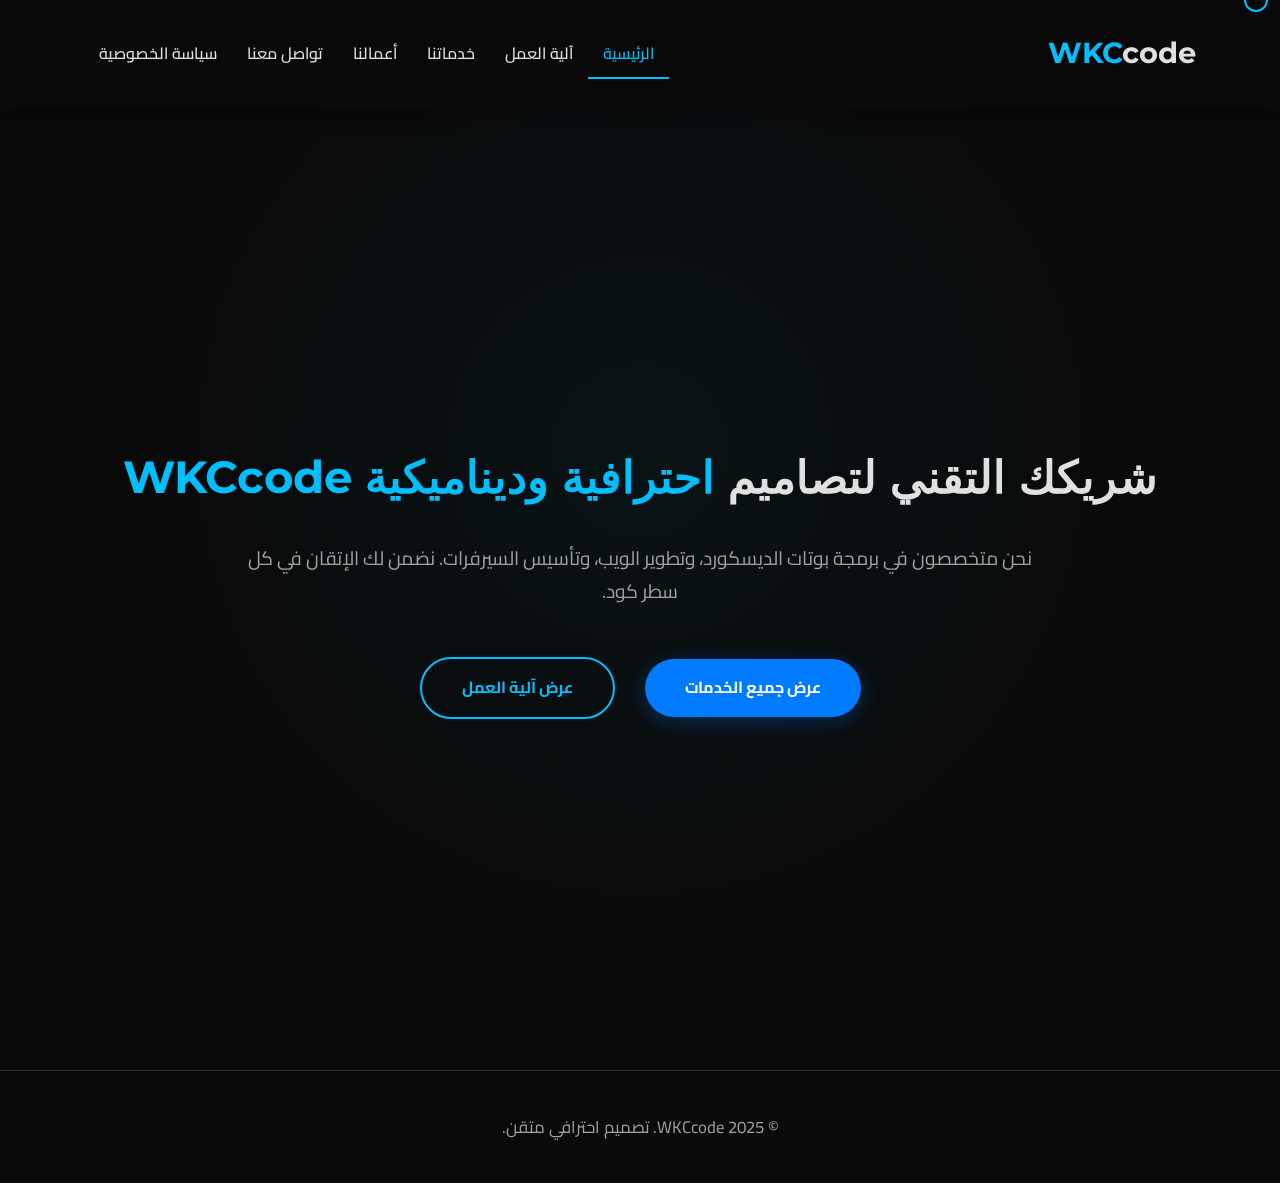
<file: index.html>
<!DOCTYPE html>
<html lang="ar" dir="rtl">
<head>
    <meta charset="UTF-8">
    <meta name="viewport" content="width=device-width, initial-scale=1.0">
    <meta name="google-site-verification" content="google72892d3f863de58b" />
    <meta name="description" content="WKCcode - خدمات برمجية احترافية في برمجة بوتات الديسكورد وتطوير الويب وتأسيس السيرفرات. اطلب كود نظيف ومتقن الآن.">
    <meta name="keywords" content="بوتات ديسكورد, تطوير ويب, برمجة, سيرفرات ديسكورد, خدمات برمجية, WKCcode">
    
    <title>WKCcode - خدمات برمجية احترافية</title>
    <link rel="stylesheet" href="style.css">
    <style>
        /* إضافة تنسيق للزر الثانوي ولتجميع الأزرار */
        .btn-secondary {
            display: inline-block;
            color: var(--primary-blue) !important;
            border: 2px solid var(--primary-blue); 
            background: transparent;
            padding: 15px 40px; 
            border-radius: 50px; 
            transition: all 0.4s ease; 
            text-decoration: none;
            font-weight: 700;
            cursor: none; 
            /* إزالة المسافة الأفقية من هذا الزر نفسه، سيتم إدارتها بواسطة btn-group */
        }
        .btn-secondary:hover {
            background-color: rgba(0, 191, 255, 0.1); 
        }

        /* تنسيق لتجميع الأزرار معاً */
        .btn-group {
            display: flex;
            justify-content: center;
            align-items: center;
            flex-wrap: wrap; /* للسماح للزر بالانتقال لسطر جديد في الشاشات الصغيرة */
            margin-top: 20px;
        }
        .btn-group .btn-primary {
            margin: 10px 15px; /* إضافة مسافة بين الزرين */
        }
        .btn-group .btn-secondary {
            margin: 10px 15px; /* إضافة مسافة بين الزرين */
        }
        
        /* تعديل التجاوب للأزرار لضمان أن تبقى مرئية في شاشات الجوال */
        @media (max-width: 768px) {
            .btn-group {
                flex-direction: column; /* جعل الأزرار تأتي فوق بعضها في الجوال */
            }
            .btn-group .btn-primary, .btn-group .btn-secondary {
                width: 100%;
                margin: 10px 0;
            }
        }
    </style>
</head>
<body>

    <div id="custom-cursor"></div>
    <div id="dynamic-background"></div>

    <header>
        <nav class="container">
            <h1><span style="color: var(--primary-blue);">WKC</span>code</h1>
            <ul>
                <li><a href="index.html" class="active">الرئيسية</a></li>
                <li><a href="how_it_works.html">آلية العمل</a></li>
                <li><a href="services.html">خدماتنا</a></li>
                <li><a href="portfolio.html">أعمالنا</a></li>
                <li><a href="contact.html">تواصل معنا</a></li>
                <li><a href="privacy.html">سياسة الخصوصية</a></li>
            </ul>
        </nav>
    </header>

    <section class="hero" style="min-height: 80vh;">
        <div class="container">
            <h2>شريكك التقني لتصاميم <span style="color: var(--primary-blue);">احترافية وديناميكية WKCcode</span></h2>
            
            <p style="font-size: 1.2em; max-width: 800px; margin: 20px auto 40px;">
                نحن متخصصون في برمجة بوتات الديسكورد، وتطوير الويب، وتأسيس السيرفرات. نضمن لك الإتقان في كل سطر كود.
            </p>
            
            <div class="btn-group">
                <a href="services.html" class="btn-primary">عرض جميع الخدمات</a>
                
                <a href="how_it_works.html" class="btn-secondary">عرض آلية العمل</a>
            </div>

        </div>
    </section>
    
    <footer>
        <p>&copy; 2025 WKCcode. تصميم احترافي متقن.</p>
    </footer>

    <script>
        function initDynamicEffects() {
            const cursor = document.getElementById('custom-cursor');
            const background = document.getElementById('dynamic-background');
            if (cursor && background) {
                document.addEventListener('mousemove', (e) => {
                    cursor.style.left = `${e.clientX}px`;
                    cursor.style.top = `${e.clientY}px`;
                    const movementX = (e.clientX / window.innerWidth - 0.5) * -10; 
                    const movementY = (e.clientY / window.innerHeight - 0.5) * -10;
                    background.style.transform = `translate(${movementX}px, ${movementY}px)`;
                });
            }
        }
        window.onload = initDynamicEffects;
    </script>
</body>
</html>
</file>
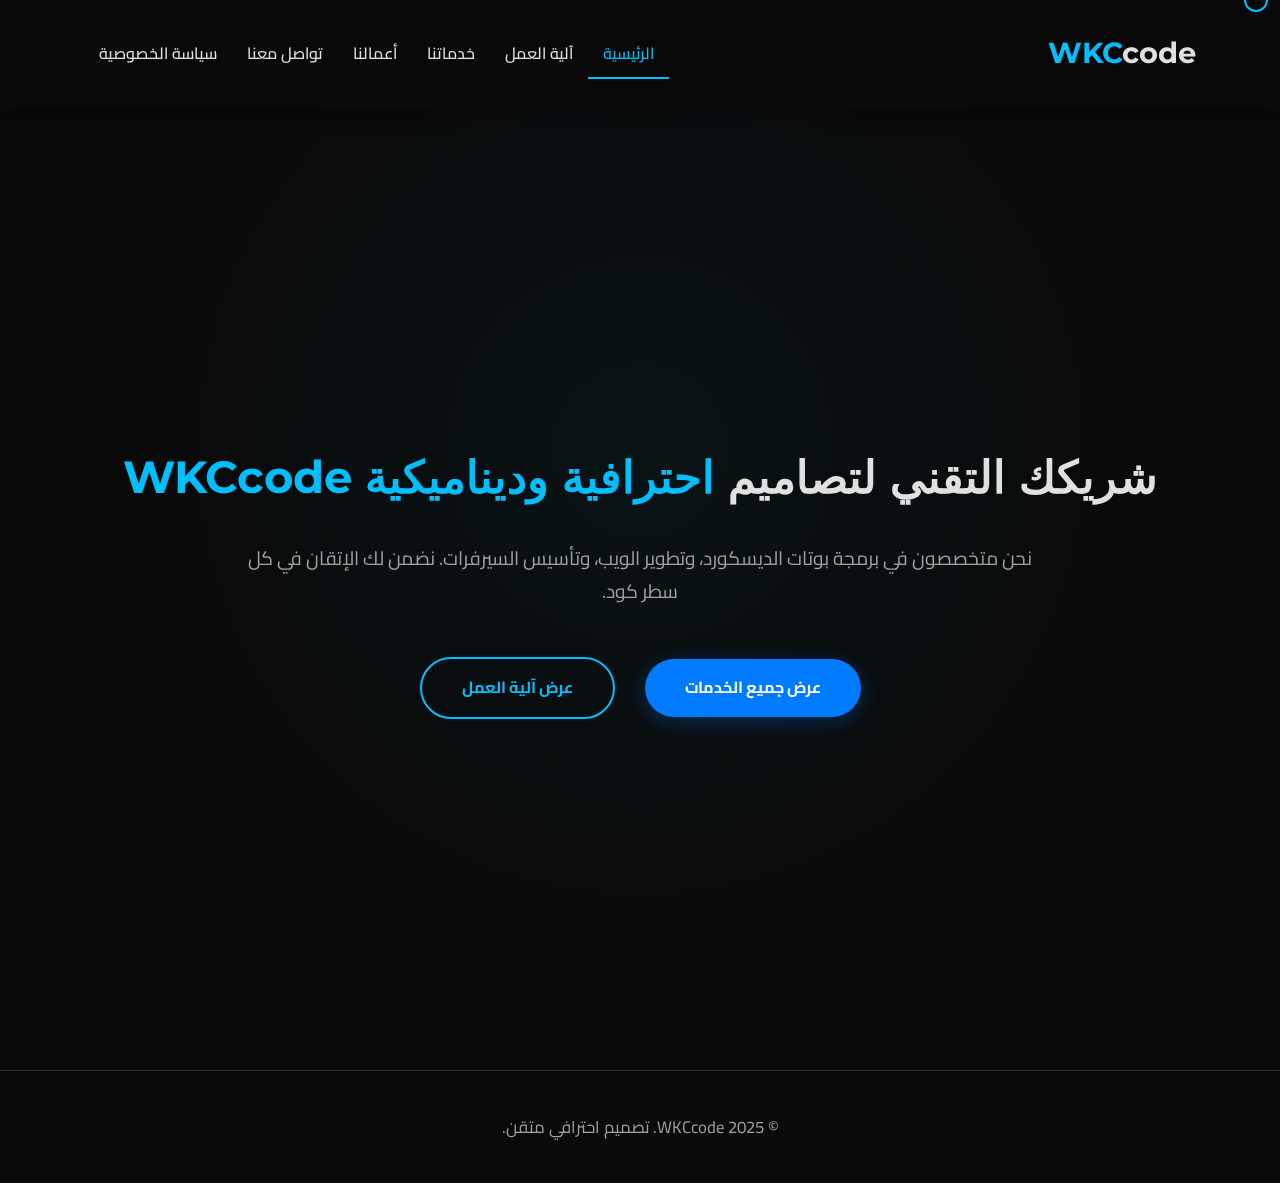
<file: web/index.html>
<!DOCTYPE html>
<html lang="ar" dir="rtl">
<head>
    <meta charset="UTF-8">
    <meta name="viewport" content="width=device-width, initial-scale=1.0">
    <title>WKCcode - خدمات برمجية احترافية</title>
    <link rel="stylesheet" href="style.css">
    <style>
        /* إضافة تنسيق للزر الثانوي ولتجميع الأزرار */
        .btn-secondary {
            display: inline-block;
            color: var(--primary-blue) !important;
            border: 2px solid var(--primary-blue); 
            background: transparent;
            padding: 15px 40px; 
            border-radius: 50px; 
            transition: all 0.4s ease; 
            text-decoration: none;
            font-weight: 700;
            cursor: none; 
            /* إزالة المسافة الأفقية من هذا الزر نفسه، سيتم إدارتها بواسطة btn-group */
        }
        .btn-secondary:hover {
            background-color: rgba(0, 191, 255, 0.1); 
        }

        /* تنسيق لتجميع الأزرار معاً */
        .btn-group {
            display: flex;
            justify-content: center;
            align-items: center;
            flex-wrap: wrap; /* للسماح للزر بالانتقال لسطر جديد في الشاشات الصغيرة */
            margin-top: 20px;
        }
        .btn-group .btn-primary {
            margin: 10px 15px; /* إضافة مسافة بين الزرين */
        }
        .btn-group .btn-secondary {
            margin: 10px 15px; /* إضافة مسافة بين الزرين */
        }
        
        /* تعديل التجاوب للأزرار لضمان أن تبقى مرئية في شاشات الجوال */
        @media (max-width: 768px) {
            .btn-group {
                flex-direction: column; /* جعل الأزرار تأتي فوق بعضها في الجوال */
            }
            .btn-group .btn-primary, .btn-group .btn-secondary {
                width: 100%;
                margin: 10px 0;
            }
        }
    </style>
</head>
<body>

    <div id="custom-cursor"></div>
    <div id="dynamic-background"></div>

    <header>
        <nav class="container">
            <h1><span style="color: var(--primary-blue);">WKC</span>code</h1>
            <ul>
                <li><a href="index.html" class="active">الرئيسية</a></li>
                <li><a href="how_it_works.html">آلية العمل</a></li>
                <li><a href="services.html">خدماتنا</a></li>
                <li><a href="portfolio.html">أعمالنا</a></li>
                <li><a href="contact.html">تواصل معنا</a></li>
                <li><a href="privacy.html">سياسة الخصوصية</a></li>
            </ul>
        </nav>
    </header>

    <section class="hero" style="min-height: 80vh;">
        <div class="container">
            <h2>شريكك التقني لتصاميم <span style="color: var(--primary-blue);">احترافية وديناميكية WKCcode</span></h2>
            
            <p style="font-size: 1.2em; max-width: 800px; margin: 20px auto 40px;">
                نحن متخصصون في برمجة بوتات الديسكورد، وتطوير الويب، وتأسيس السيرفرات. نضمن لك الإتقان في كل سطر كود.
            </p>
            
            <div class="btn-group">
                <a href="services.html" class="btn-primary">عرض جميع الخدمات</a>
                
                <a href="how_it_works.html" class="btn-secondary">عرض آلية العمل</a>
            </div>

        </div>
    </section>
    
    <footer>
        <p>&copy; 2025 WKCcode. تصميم احترافي متقن.</p>
    </footer>

    <script>
        function initDynamicEffects() {
            const cursor = document.getElementById('custom-cursor');
            const background = document.getElementById('dynamic-background');
            if (cursor && background) {
                document.addEventListener('mousemove', (e) => {
                    cursor.style.left = `${e.clientX}px`;
                    cursor.style.top = `${e.clientY}px`;
                    const movementX = (e.clientX / window.innerWidth - 0.5) * -10; 
                    const movementY = (e.clientY / window.innerHeight - 0.5) * -10;
                    background.style.transform = `translate(${movementX}px, ${movementY}px)`;
                });
            }
        }
        window.onload = initDynamicEffects;
    </script>
</body>
</html>
</file>
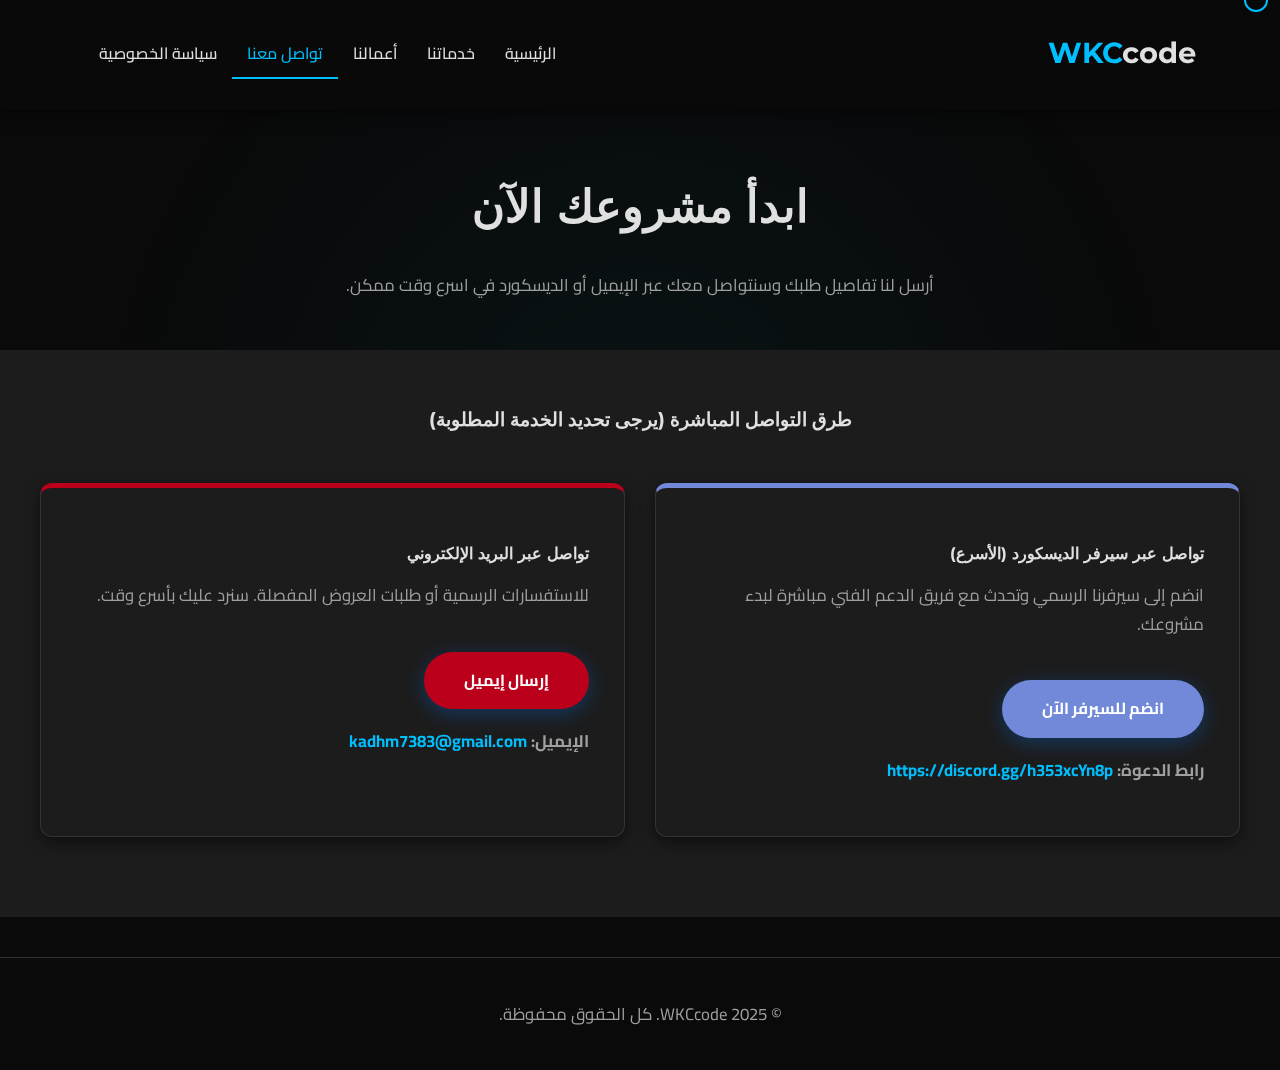
<file: contact.html>
<!DOCTYPE html>
<html lang="ar" dir="rtl">
<head>
    <meta charset="UTF-8">
    <meta name="viewport" content="width=device-width, initial-scale=1.0">
    <title>تواصل معنا - WKCcode</title>
    <link rel="stylesheet" href="style.css">
</head>
<body>
    <div id="custom-cursor"></div>
    <div id="dynamic-background"></div>

    <header>
        <nav class="container">
            <h1><span style="color: var(--primary-blue);">WKC</span>code</h1>
            <ul>
                <li><a href="index.html">الرئيسية</a></li>
                <li><a href="services.html">خدماتنا</a></li>
                <li><a href="portfolio.html">أعمالنا</a></li>
                <li><a href="contact.html" class="active">تواصل معنا</a></li>
                <li><a href="privacy.html">سياسة الخصوصية</a></li>
            </ul>
        </nav>
    </header>

    <section class="hero">
        <div class="container">
            <h2>ابدأ مشروعك الآن</h2>
            <p style="max-width: 800px; margin: 20px auto;">
              أرسل لنا تفاصيل طلبك وسنتواصل معك عبر الإيميل أو الديسكورد في اسرع وقت ممكن.
            </p>
        </div>
    </section>

    <section id="contact-details" style="background-color: var(--light-bg);">
        <div class="container">
            <h3>طرق التواصل المباشرة (يرجى تحديد الخدمة المطلوبة)</h3>
            <div class="service-grid" style="grid-template-columns: repeat(auto-fit, minmax(350px, 1fr));">
                
                <div class="service-card" style="border-top: 5px solid #7289DA;">
                    <h4>تواصل عبر سيرفر الديسكورد (الأسرع)</h4>
                    <p>انضم إلى سيرفرنا الرسمي وتحدث مع فريق الدعم الفني مباشرة لبدء مشروعك.</p>
                    
                    <a href="https://discord.gg/h353xcYn8p" target="_blank" class="btn-primary" style="margin-top: 25px; background-color: #7289DA;">انضم للسيرفر الآن</a>
                    
                    <p style="margin-top: 10px; font-weight: bold;">رابط الدعوة: <span style="color: var(--primary-blue);">https://discord.gg/h353xcYn8p</span></p>
                </div>

                <div class="service-card" style="border-top: 5px solid #BB001B;">
                    <h4>تواصل عبر البريد الإلكتروني</h4>
                    <p>للاستفسارات الرسمية أو طلبات العروض المفصلة. سنرد عليك بأسرع وقت.</p>
                    <a href="mailto:contact@wkccode.com" class="btn-primary" style="margin-top: 25px; background-color: #BB001B;">إرسال إيميل</a>
                    <p style="margin-top: 10px; font-weight: bold;">الإيميل: <span style="color: var(--primary-blue);">kadhm7383@gmail.com</span></p>
                </div>
            </div>
        </div>
    </section>

    <footer>
        <p>&copy; 2025 WKCcode. كل الحقوق محفوظة.</p>
    </footer>

    <script>
        function initDynamicEffects() {
            const cursor = document.getElementById('custom-cursor');
            const background = document.getElementById('dynamic-background');
            if (cursor && background) {
                document.addEventListener('mousemove', (e) => {
                    cursor.style.left = `${e.clientX}px`;
                    cursor.style.top = `${e.clientY}px`;
                    const movementX = (e.clientX / window.innerWidth - 0.5) * -10; 
                    const movementY = (e.clientY / window.innerHeight - 0.5) * -10;
                    background.style.transform = `translate(${movementX}px, ${movementY}px)`;
                });
            }
        }
        window.onload = initDynamicEffects;
    </script>
</body>

</html>
</file>
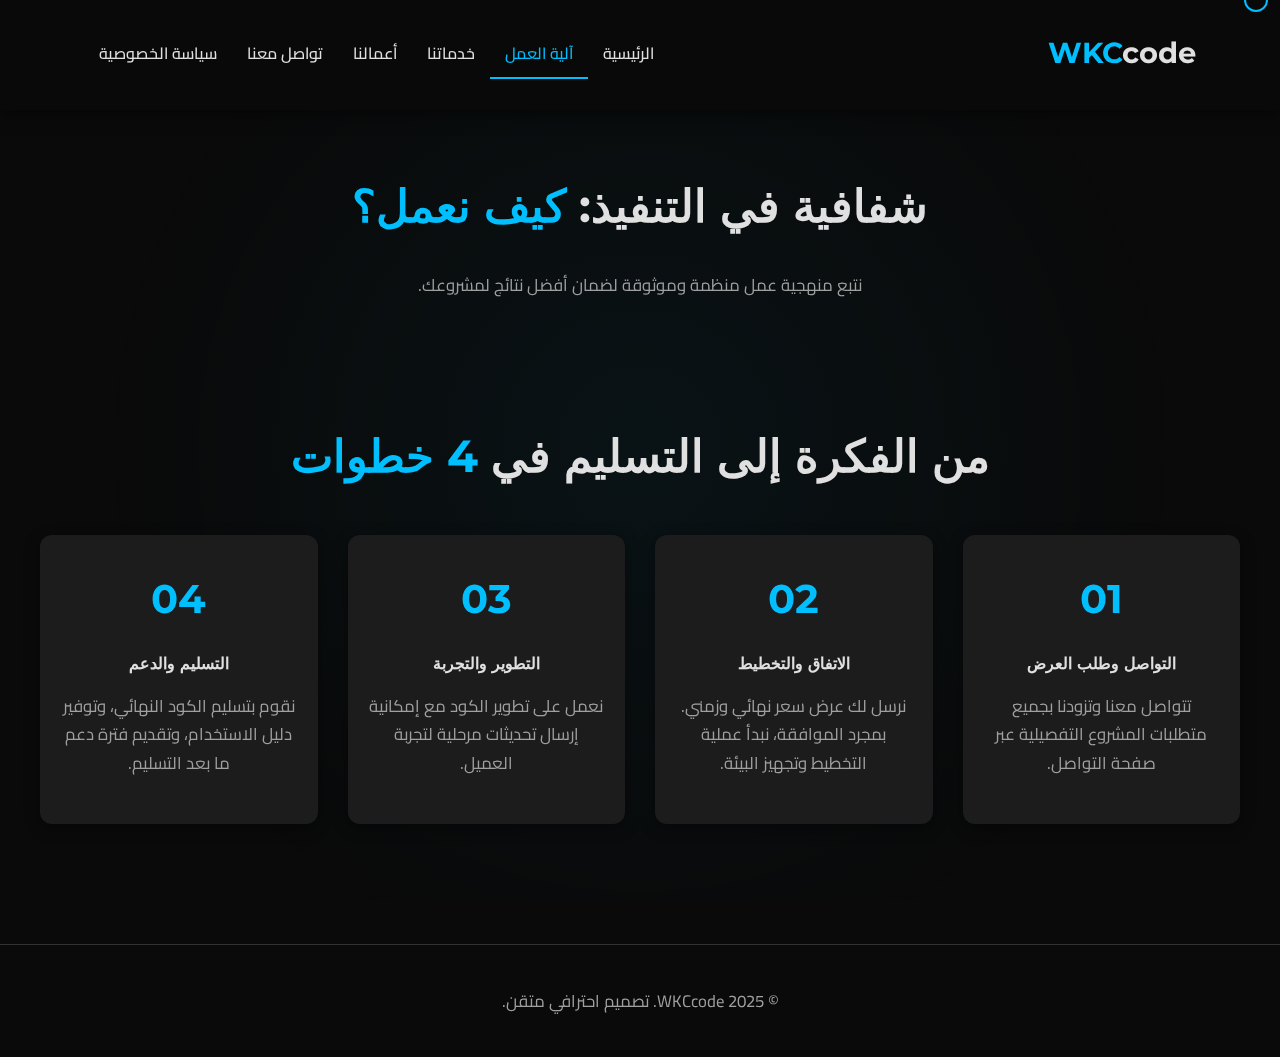
<file: how_it_works.html>
<!DOCTYPE html>
<html lang="ar" dir="rtl">
<head>
    <meta charset="UTF-8">
    <meta name="viewport" content="width=device-width, initial-scale=1.0">
    <title>آلية العمل - WKCcode</title>
    <link rel="stylesheet" href="style.css">
    <style>
        /* تنسيق خاص بآلية العمل (تم وضعه هنا لعدم تضخيم style.css) */
        .steps-grid {
            display: grid;
            grid-template-columns: repeat(auto-fit, minmax(250px, 1fr));
            gap: 30px;
            margin-top: 50px;
        }
        .step-card {
            background-color: var(--light-bg);
            padding: 30px 20px;
            border-radius: 12px;
            box-shadow: 0 4px 15px rgba(0, 0, 0, 0.4);
            transition: transform 0.3s ease;
            text-align: center;
        }
        .step-card:hover {
            transform: translateY(-5px);
        }
        .step-number {
            font-family: var(--heading-font);
            font-size: 2.5em;
            font-weight: 700;
            color: var(--primary-blue);
            margin-bottom: 10px;
            display: block;
        }
    </style>
</head>
<body>

    <div id="custom-cursor"></div>
    <div id="dynamic-background"></div>

    <header>
        <nav class="container">
            <h1><span style="color: var(--primary-blue);">WKC</span>code</h1>
            <ul>
                <li><a href="index.html">الرئيسية</a></li>
                <li><a href="how_it_works.html" class="active">آلية العمل</a></li>
                <li><a href="services.html">خدماتنا</a></li>
                <li><a href="portfolio.html">أعمالنا</a></li>
                <li><a href="contact.html">تواصل معنا</a></li>
                <li><a href="privacy.html">سياسة الخصوصية</a></li>
            </ul>
        </nav>
    </header>

    <section class="hero">
        <div class="container">
            <h2>شفافية في التنفيذ: <span style="color: var(--primary-blue);">كيف نعمل؟</span></h2>
            <p style="max-width: 800px; margin: 20px auto;">
                نتبع منهجية عمل منظمة وموثوقة لضمان أفضل نتائج لمشروعك.
            </p>
        </div>
    </section>

    <section id="how-it-works">
        <div class="container">
            <h2>من الفكرة إلى التسليم في <span style="color: var(--primary-blue);">4 خطوات</span></h2>
            
            <div class="steps-grid">
                
                <div class="step-card">
                    <span class="step-number">01</span>
                    <h4>التواصل وطلب العرض</h4>
                    <p>تتواصل معنا وتزودنا بجميع متطلبات المشروع التفصيلية عبر صفحة التواصل.</p>
                </div>
                
                <div class="step-card">
                    <span class="step-number">02</span>
                    <h4>الاتفاق والتخطيط</h4>
                    <p>نرسل لك عرض سعر نهائي وزمني. بمجرد الموافقة، نبدأ عملية التخطيط وتجهيز البيئة.</p>
                </div>
                
                <div class="step-card">
                    <span class="step-number">03</span>
                    <h4>التطوير والتجربة</h4>
                    <p>نعمل على تطوير الكود مع إمكانية إرسال تحديثات مرحلية لتجربة العميل.</p>
                </div>
                
                <div class="step-card">
                    <span class="step-number">04</span>
                    <h4>التسليم والدعم</h4>
                    <p>نقوم بتسليم الكود النهائي، وتوفير دليل الاستخدام، وتقديم فترة دعم ما بعد التسليم.</p>
                </div>
                
            </div>
        </div>
    </section>


    <footer>
        <p>&copy; 2025 WKCcode. تصميم احترافي متقن.</p>
    </footer>

    <script>
        function initDynamicEffects() {
            const cursor = document.getElementById('custom-cursor');
            const background = document.getElementById('dynamic-background');
            if (cursor && background) {
                document.addEventListener('mousemove', (e) => {
                    cursor.style.left = `${e.clientX}px`;
                    cursor.style.top = `${e.clientY}px`;
                    const movementX = (e.clientX / window.innerWidth - 0.5) * -10; 
                    const movementY = (e.clientY / window.innerHeight - 0.5) * -10;
                    background.style.transform = `translate(${movementX}px, ${movementY}px)`;
                });
            }
        }
        window.onload = initDynamicEffects;
    </script>
</body>
</html>
</file>
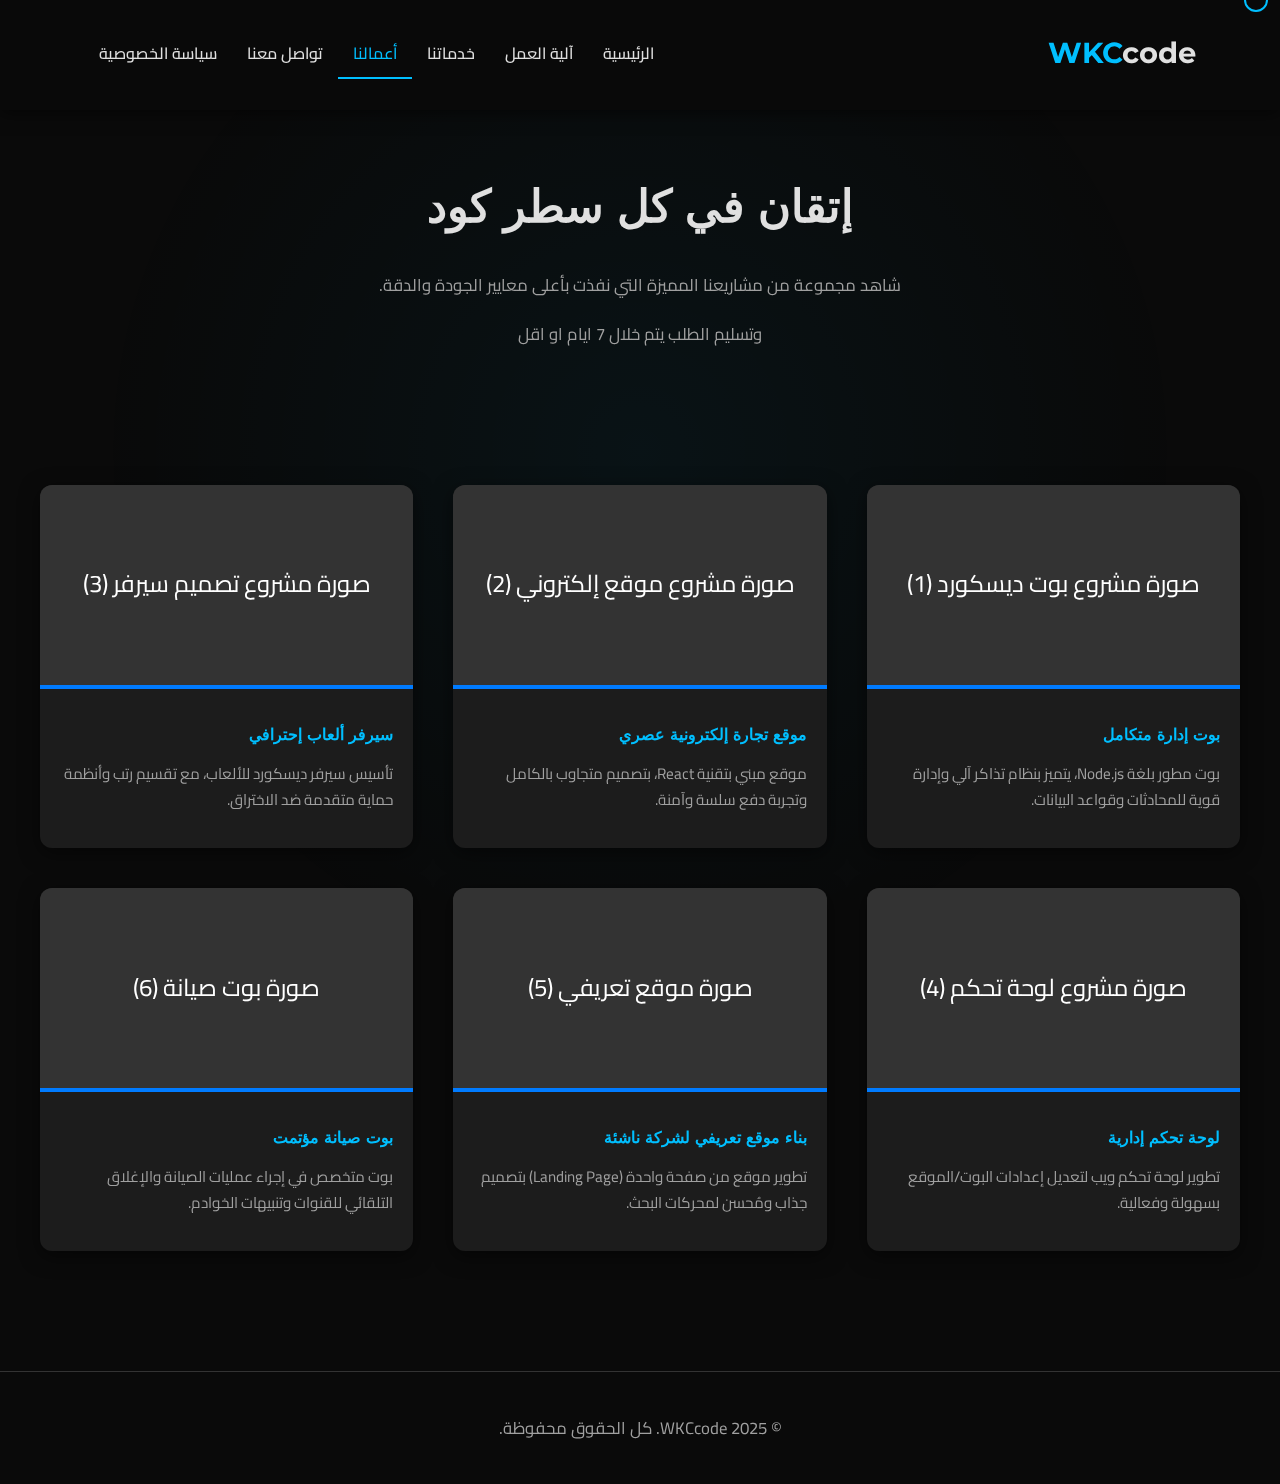
<file: portfolio.html>
<!DOCTYPE html>
<html lang="ar" dir="rtl">
<head>
    <meta charset="UTF-8">
    <meta name="viewport" content="width=device-width, initial-scale=1.0">
    <title>معرض أعمالنا - WKCcode</title>
    <link rel="stylesheet" href="style.css">
    <style>
        .portfolio-grid {
            /* تعديل Grid ليسمح بعرض 3 عناصر في السطر على الشاشات الكبيرة */
            display: grid;
            grid-template-columns: repeat(auto-fit, minmax(300px, 1fr));
            gap: 40px;
            margin-top: 50px;
        }
        .portfolio-item {
            background-color: var(--light-bg);
            border-radius: 12px;
            overflow: hidden;
            box-shadow: 0 5px 20px rgba(0, 0, 0, 0.5);
            transition: transform 0.4s ease;
            text-align: right;
        }
        .portfolio-item:hover {
            transform: translateY(-10px);
            box-shadow: 0 15px 30px rgba(0, 191, 255, 0.3);
        }
        .portfolio-item h4 {
            padding: 15px 20px 0;
            color: var(--primary-blue);
        }
        .portfolio-item p {
            padding: 0 20px 20px;
            font-size: 0.95em;
        }
        .project-image {
            width: 100%;
            height: 200px;
            background-color: #333; 
            display: flex;
            align-items: center;
            justify-content: center;
            color: white;
            font-size: 1.5em;
            /* إضافة علامة تمييز للمربعات الجديدة */
            border-bottom: 4px solid var(--secondary-blue);
        }
    </style>
</head>
<body>
    <div id="custom-cursor"></div>
    <div id="dynamic-background"></div>

    <header>
        <nav class="container">
            <h1><span style="color: var(--primary-blue);">WKC</span>code</h1>
            <ul>
                <li><a href="index.html">الرئيسية</a></li>
                <li><a href="how_it_works.html">آلية العمل</a></li>
                <li><a href="services.html">خدماتنا</a></li>
                <li><a href="portfolio.html" class="active">أعمالنا</a></li>
                <li><a href="contact.html">تواصل معنا</a></li>
                <li><a href="privacy.html">سياسة الخصوصية</a></li>
            </ul>
        </nav>
    </header>

    <section class="hero">
        <div class="container">
            <h2>إتقان في كل سطر كود</h2>
            <p style="max-width: 800px; margin: 20px auto;">
                شاهد مجموعة من مشاريعنا المميزة التي نفذت بأعلى معايير الجودة والدقة.
            </p>
            <p>وتسليم الطلب يتم خلال 7 ايام او اقل</p>
        </div>
    </section>

    <section id="portfolio-showcase">
        <div class="container portfolio-grid">
            
            <div class="portfolio-item">
                <div class="project-image">صورة مشروع بوت ديسكورد (1)</div>
                <h4>بوت إدارة متكامل</h4>
                <p>بوت مطور بلغة Node.js، يتميز بنظام تذاكر آلي وإدارة قوية للمحادثات وقواعد البيانات.</p>
            </div>

            <div class="portfolio-item">
                <div class="project-image">صورة مشروع موقع إلكتروني (2)</div>
                <h4>موقع تجارة إلكترونية عصري</h4>
                <p>موقع مبني بتقنية React، بتصميم متجاوب بالكامل وتجربة دفع سلسة وآمنة.</p>
            </div>
            
            <div class="portfolio-item">
                <div class="project-image">صورة مشروع تصميم سيرفر (3)</div>
                <h4>سيرفر ألعاب إحترافي</h4>
                <p>تأسيس سيرفر ديسكورد للألعاب، مع تقسيم رتب وأنظمة حماية متقدمة ضد الاختراق.</p>
            </div>

            <div class="portfolio-item">
                <div class="project-image">صورة مشروع لوحة تحكم (4)</div>
                <h4>لوحة تحكم إدارية</h4>
                <p>تطوير لوحة تحكم ويب لتعديل إعدادات البوت/الموقع بسهولة وفعالية.</p>
            </div>
            
            <div class="portfolio-item">
                <div class="project-image">صورة موقع تعريفي (5)</div>
                <h4>بناء موقع تعريفي لشركة ناشئة</h4>
                <p>تطوير موقع من صفحة واحدة (Landing Page) بتصميم جذاب ومُحسن لمحركات البحث.</p>
            </div>

            <div class="portfolio-item">
                <div class="project-image">صورة بوت صيانة (6)</div>
                <h4>بوت صيانة مؤتمت</h4>
                <p>بوت متخصص في إجراء عمليات الصيانة والإغلاق التلقائي للقنوات وتنبيهات الخوادم.</p>
            </div>
        </div>
    </section>

    <footer>
        <p>&copy; 2025 WKCcode. كل الحقوق محفوظة.</p>
    </footer>

    <script>
        function initDynamicEffects() {
            const cursor = document.getElementById('custom-cursor');
            const background = document.getElementById('dynamic-background');
            if (cursor && background) {
                document.addEventListener('mousemove', (e) => {
                    cursor.style.left = `${e.clientX}px`;
                    cursor.style.top = `${e.clientY}px`;
                    const movementX = (e.clientX / window.innerWidth - 0.5) * -10; 
                    const movementY = (e.clientY / window.innerHeight - 0.5) * -10;
                    background.style.transform = `translate(${movementX}px, ${movementY}px)`;
                });
            }
        }
        window.onload = initDynamicEffects;
    </script>
</body>
</html>
</file>
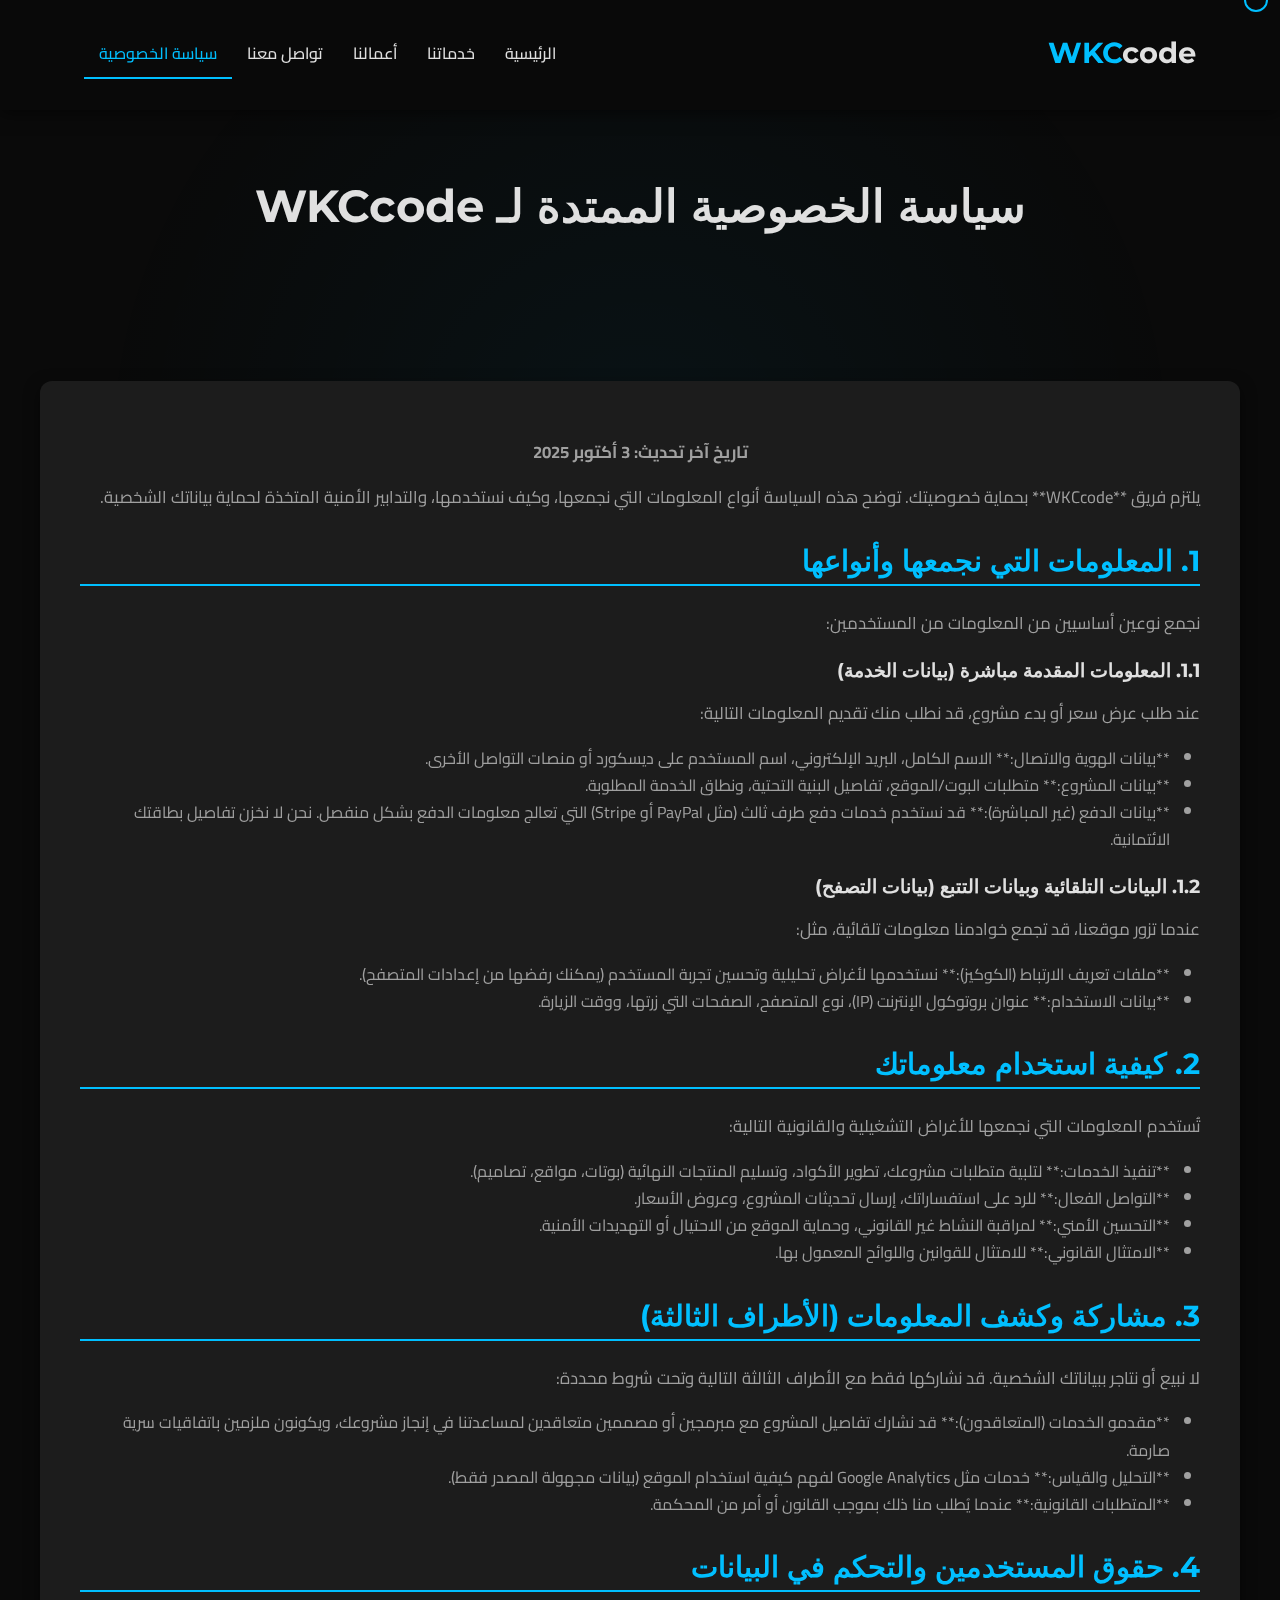
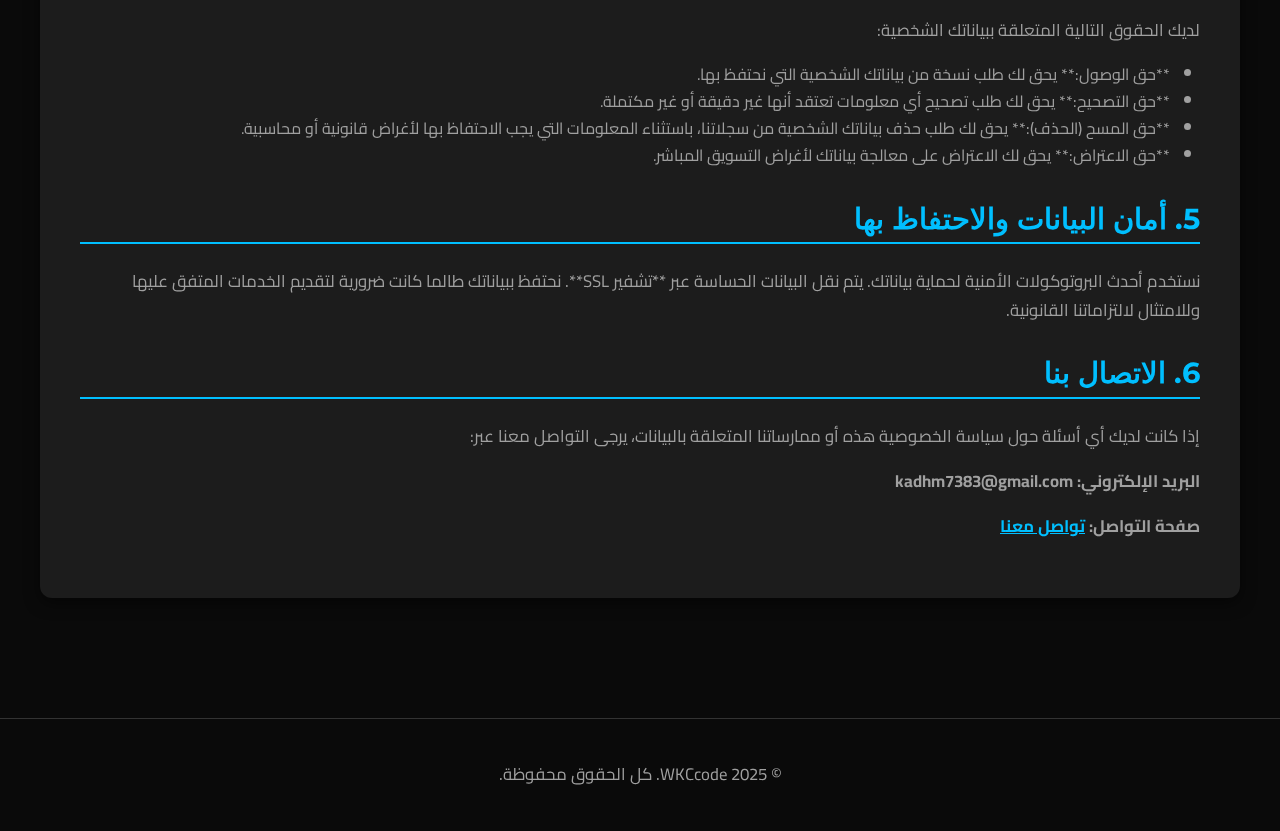
<file: privacy.html>
<!DOCTYPE html>
<html lang="ar" dir="rtl">
<head>
    <meta charset="UTF-8">
    <meta name="viewport" content="width=device-width, initial-scale=1.0">
    <title>سياسة الخصوصية المفصلة - WKCcode</title>
    <link rel="stylesheet" href="style.css">
    <style>
        /* التنسيق الداخلي لملف الخصوصية (للتوضيح فقط) */
        .privacy-content {
            background-color: var(--light-bg);
            padding: 40px;
            border-radius: 12px;
            box-shadow: 0 5px 15px rgba(0, 0, 0, 0.5);
            text-align: right;
            margin-top: 40px;
        }
        .privacy-content h3 {
            color: var(--primary-blue);
            font-size: 1.8em;
            margin-top: 30px;
            border-bottom: 2px solid var(--primary-blue);
            padding-bottom: 5px;
        }
        .privacy-content h4 {
            color: var(--text-light);
            font-size: 1.2em;
            margin-top: 20px;
        }
        .privacy-content ul {
            list-style: disc;
            padding-right: 30px;
            color: var(--text-accent);
            margin-bottom: 20px;
        }
    </style>
</head>
<body>
    <div id="custom-cursor"></div>
    <div id="dynamic-background"></div>

    <header>
        <nav class="container">
            <h1><span style="color: var(--primary-blue);">WKC</span>code</h1>
            <ul>
                <li><a href="index.html">الرئيسية</a></li>
                <li><a href="services.html">خدماتنا</a></li>
                <li><a href="portfolio.html">أعمالنا</a></li>
                <li><a href="contact.html">تواصل معنا</a></li>
                <li><a href="privacy.html" class="active">سياسة الخصوصية</a></li>
            </ul>
        </nav>
    </header>

    <section class="hero">
        <div class="container">
            <h2>سياسة الخصوصية الممتدة لـ WKCcode</h2>
        </div>
    </section>

    <section id="privacy-policy">
        <div class="container">
            <div class="privacy-content">
                <p style="text-align: center; font-weight: bold;">تاريخ آخر تحديث: 3 أكتوبر 2025</p>
                
                <p>يلتزم فريق **WKCcode** بحماية خصوصيتك. توضح هذه السياسة أنواع المعلومات التي نجمعها، وكيف نستخدمها، والتدابير الأمنية المتخذة لحماية بياناتك الشخصية.</p>

                
                <h3>1. المعلومات التي نجمعها وأنواعها</h3>
                <p>نجمع نوعين أساسيين من المعلومات من المستخدمين:</p>
                
                <h4>1.1. المعلومات المقدمة مباشرة (بيانات الخدمة)</h4>
                <p>عند طلب عرض سعر أو بدء مشروع، قد نطلب منك تقديم المعلومات التالية:</p>
                <ul>
                    <li>**بيانات الهوية والاتصال:** الاسم الكامل، البريد الإلكتروني، اسم المستخدم على ديسكورد أو منصات التواصل الأخرى.</li>
                    <li>**بيانات المشروع:** متطلبات البوت/الموقع، تفاصيل البنية التحتية، ونطاق الخدمة المطلوبة.</li>
                    <li>**بيانات الدفع (غير المباشرة):** قد نستخدم خدمات دفع طرف ثالث (مثل PayPal أو Stripe) التي تعالج معلومات الدفع بشكل منفصل. نحن لا نخزن تفاصيل بطاقتك الائتمانية.</li>
                </ul>

                <h4>1.2. البيانات التلقائية وبيانات التتبع (بيانات التصفح)</h4>
                <p>عندما تزور موقعنا، قد تجمع خوادمنا معلومات تلقائية، مثل:</p>
                <ul>
                    <li>**ملفات تعريف الارتباط (الكوكيز):** نستخدمها لأغراض تحليلية وتحسين تجربة المستخدم (يمكنك رفضها من إعدادات المتصفح).</li>
                    <li>**بيانات الاستخدام:** عنوان بروتوكول الإنترنت (IP)، نوع المتصفح، الصفحات التي زرتها، ووقت الزيارة.</li>
                </ul>

                
                <h3>2. كيفية استخدام معلوماتك</h3>
                <p>تُستخدم المعلومات التي نجمعها للأغراض التشغيلية والقانونية التالية:</p>
                <ul>
                    <li>**تنفيذ الخدمات:** لتلبية متطلبات مشروعك، تطوير الأكواد، وتسليم المنتجات النهائية (بوتات، مواقع، تصاميم).</li>
                    <li>**التواصل الفعال:** للرد على استفساراتك، إرسال تحديثات المشروع، وعروض الأسعار.</li>
                    <li>**التحسين الأمني:** لمراقبة النشاط غير القانوني، وحماية الموقع من الاحتيال أو التهديدات الأمنية.</li>
                    <li>**الامتثال القانوني:** للامتثال للقوانين واللوائح المعمول بها.</li>
                </ul>


                <h3>3. مشاركة وكشف المعلومات (الأطراف الثالثة)</h3>
                <p>لا نبيع أو نتاجر ببياناتك الشخصية. قد نشاركها فقط مع الأطراف الثالثة التالية وتحت شروط محددة:</p>
                <ul>
                    <li>**مقدمو الخدمات (المتعاقدون):** قد نشارك تفاصيل المشروع مع مبرمجين أو مصممين متعاقدين لمساعدتنا في إنجاز مشروعك، ويكونون ملزمين باتفاقيات سرية صارمة.</li>
                    <li>**التحليل والقياس:** خدمات مثل Google Analytics لفهم كيفية استخدام الموقع (بيانات مجهولة المصدر فقط).</li>
                    <li>**المتطلبات القانونية:** عندما يُطلب منا ذلك بموجب القانون أو أمر من المحكمة.</li>
                </ul>
                
                
                <h3>4. حقوق المستخدمين والتحكم في البيانات</h3>
                <p>لديك الحقوق التالية المتعلقة ببياناتك الشخصية:</p>
                <ul>
                    <li>**حق الوصول:** يحق لك طلب نسخة من بياناتك الشخصية التي نحتفظ بها.</li>
                    <li>**حق التصحيح:** يحق لك طلب تصحيح أي معلومات تعتقد أنها غير دقيقة أو غير مكتملة.</li>
                    <li>**حق المسح (الحذف):** يحق لك طلب حذف بياناتك الشخصية من سجلاتنا، باستثناء المعلومات التي يجب الاحتفاظ بها لأغراض قانونية أو محاسبية.</li>
                    <li>**حق الاعتراض:** يحق لك الاعتراض على معالجة بياناتك لأغراض التسويق المباشر.</li>
                </ul>

                
                <h3>5. أمان البيانات والاحتفاظ بها</h3>
                <p>نستخدم أحدث البروتوكولات الأمنية لحماية بياناتك. يتم نقل البيانات الحساسة عبر **تشفير SSL**. نحتفظ ببياناتك طالما كانت ضرورية لتقديم الخدمات المتفق عليها وللامتثال لالتزاماتنا القانونية.</p>

                
                <h3>6. الاتصال بنا</h3>
                <p>إذا كانت لديك أي أسئلة حول سياسة الخصوصية هذه أو ممارساتنا المتعلقة بالبيانات، يرجى التواصل معنا عبر:</p>
                <p style="font-weight: bold;">البريد الإلكتروني: kadhm7383@gmail.com</p>
                <p style="font-weight: bold;">صفحة التواصل: <a href="contact.html" style="color: var(--primary-blue);">تواصل معنا</a></p>
            </div>
        </div>
    </section>

    <footer>
        <p>&copy; 2025 WKCcode. كل الحقوق محفوظة.</p>
    </footer>

    <script>
        function initDynamicEffects() {
            const cursor = document.getElementById('custom-cursor');
            const background = document.getElementById('dynamic-background');
            if (cursor && background) {
                document.addEventListener('mousemove', (e) => {
                    cursor.style.left = `${e.clientX}px`;
                    cursor.style.top = `${e.clientY}px`;
                    const movementX = (e.clientX / window.innerWidth - 0.5) * -10; 
                    const movementY = (e.clientY / window.innerHeight - 0.5) * -10;
                    background.style.transform = `translate(${movementX}px, ${movementY}px)`;
                });
            }
        }
        window.onload = initDynamicEffects;
    </script>
</body>
</html>
</file>
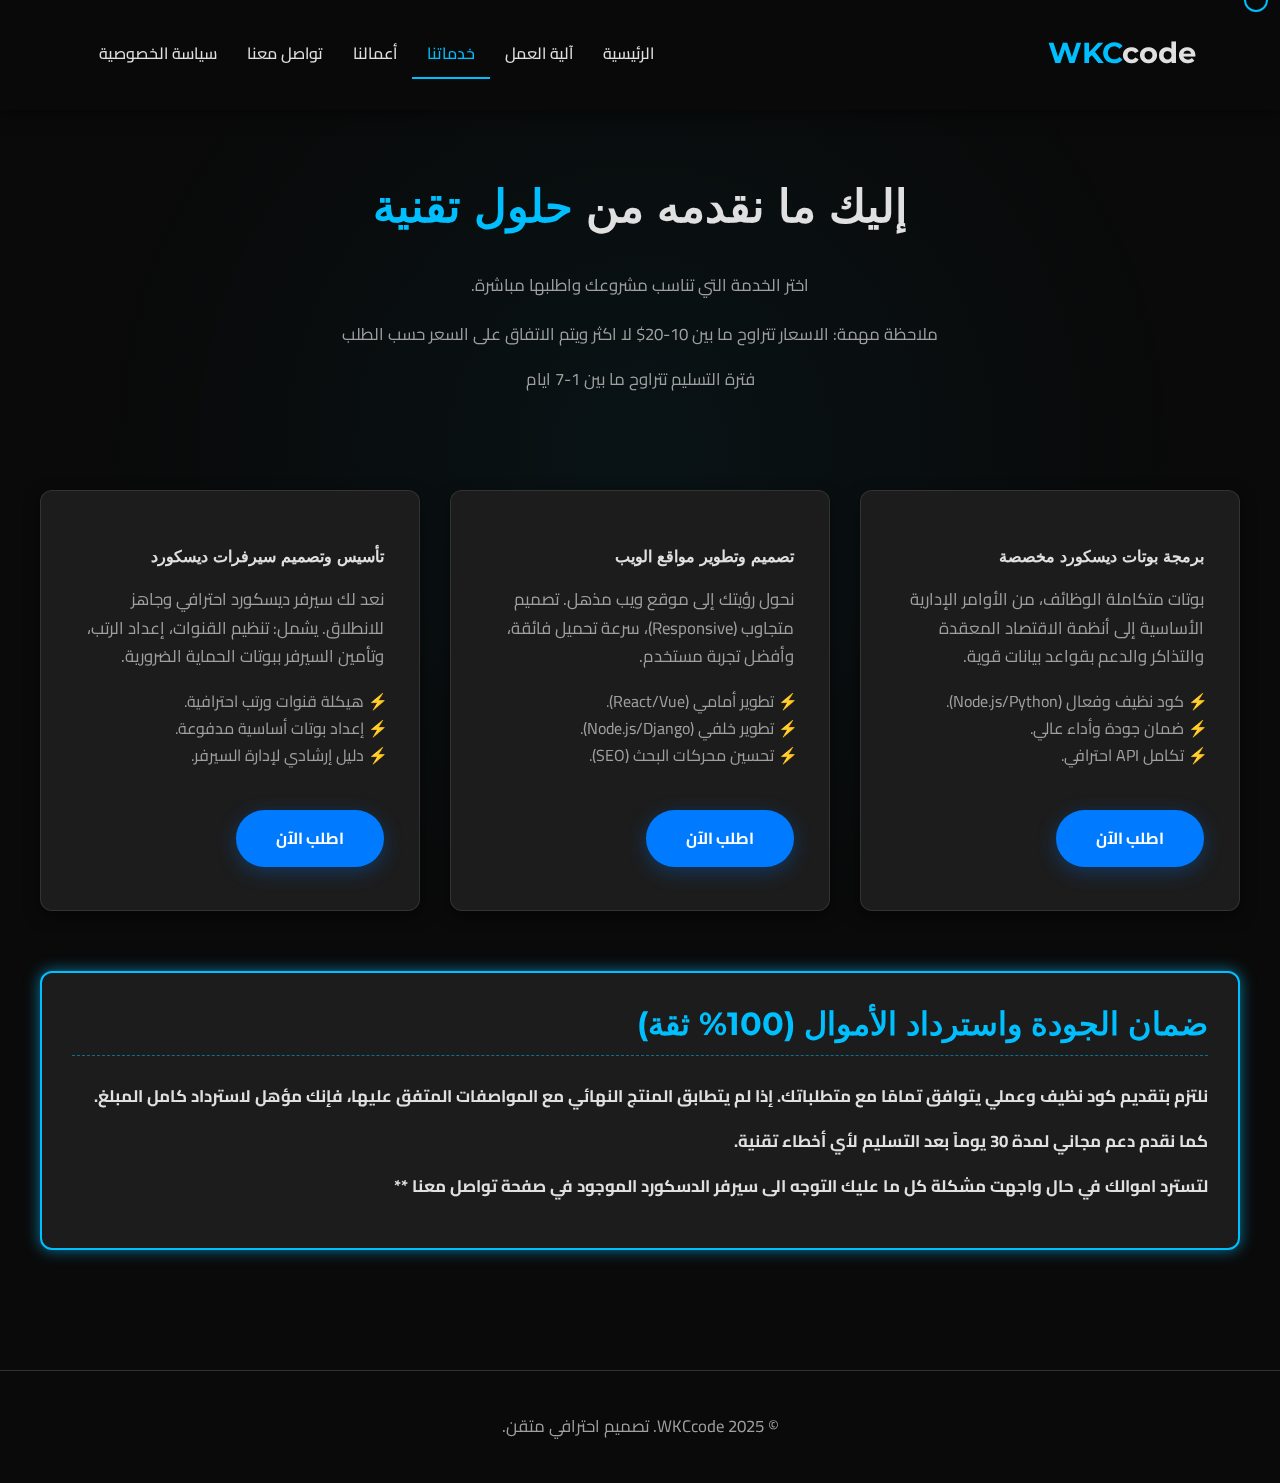
<file: services.html>
<!DOCTYPE html>
<html lang="ar" dir="rtl">
<head>
    <meta charset="UTF-8">
    <meta name="viewport" content="width=device-width, initial-scale=1.0">
    <title>خدماتنا - WKCcode</title>
    <link rel="stylesheet" href="style.css">
    <style>
        /* تنسيق خاص لقسم الضمان - تم تغيير التصميم بالكامل لضمان الوضوح */
        .guarantee-box {
            background-color: var(--light-bg); /* خلفية داكنة */
            color: var(--text-light);          /* نص فاتح وواضح */
            padding: 30px;
            border-radius: 12px;
            margin-top: 60px; 
            font-weight: bold;
            text-align: right; 
            
            /* تأثير الإطار النيون الجديد (Neon Border) */
            border: 2px solid var(--primary-blue);
            box-shadow: 0 0 15px rgba(0, 191, 255, 0.6); /* ظل نيون خفيف */
            transition: all 0.3s ease;
        }
        .guarantee-box:hover {
            box-shadow: 0 0 30px rgba(0, 191, 255, 1.0); /* تفعيل سطوع الظل عند التمرير */
        }
        .guarantee-box h3 {
            color: var(--primary-blue); /* العنوان الآن ساطع وواضح */
            margin-top: 0;
            font-size: 2em;
            /* إضافة خط تحت العنوان لتنظيمه */
            border-bottom: 1px dashed rgba(0, 191, 255, 0.5); 
            padding-bottom: 10px;
        }
        .guarantee-box p {
            color: var(--text-light); /* ضمان وضوح الفقرات */
        }
    </style>
</head>
<body>

    <div id="custom-cursor"></div>
    <div id="dynamic-background"></div>

    <header>
        <nav class="container">
            <h1><span style="color: var(--primary-blue);">WKC</span>code</h1>
            <ul>
                <li><a href="index.html">الرئيسية</a></li>
                <li><a href="how_it_works.html">آلية العمل</a></li>
                <li><a href="services.html" class="active">خدماتنا</a></li>
                <li><a href="portfolio.html">أعمالنا</a></li>
                <li><a href="contact.html">تواصل معنا</a></li>
                <li><a href="privacy.html">سياسة الخصوصية</a></li>
            </ul>
        </nav>
    </header>

    <section class="hero">
        <div class="container">
            <h2>إليك ما نقدمه من <span style="color: var(--primary-blue);">حلول تقنية</span></h2>
            <p style="max-width: 800px; margin: 20px auto;">
                اختر الخدمة التي تناسب مشروعك واطلبها مباشرة.
            </p>
            <p>ملاحظة مهمة: الاسعار تتراوح ما بين 10-20$ لا اكثر ويتم الاتفاق على السعر حسب الطلب</p>
            <p>فترة التسليم تتراوح ما بين 1-7 ايام</p>
        </div>
    </section>

    <section id="detailed-services">
        <div class="container">
            <div class="service-grid">
                
                <div class="service-card">
                    <h4>برمجة بوتات ديسكورد مخصصة</h4>
                    <p>بوتات متكاملة الوظائف، من الأوامر الإدارية الأساسية إلى أنظمة الاقتصاد المعقدة والتذاكر والدعم بقواعد بيانات قوية.</p>
                    <ul style="text-align: right; padding-right: 20px; list-style-type: '⚡ ';">
                        <li style="color: var(--text-accent);">كود نظيف وفعال (Node.js/Python).</li>
                        <li style="color: var(--text-accent);">ضمان جودة وأداء عالي.</li>
                        <li style="color: var(--text-accent);">تكامل API احترافي.</li>
                    </ul>
                    <a href="contact.html?service=DiscordBot" class="btn-primary" style="margin-top: 25px;">اطلب الآن</a>
                </div>

                <div class="service-card">
                    <h4>تصميم وتطوير مواقع الويب</h4>
                    <p>نحول رؤيتك إلى موقع ويب مذهل. تصميم متجاوب (Responsive)، سرعة تحميل فائقة، وأفضل تجربة مستخدم.</p>
                    <ul style="text-align: right; padding-right: 20px; list-style-type: '⚡ ';">
                        <li style="color: var(--text-accent);">تطوير أمامي (React/Vue).</li>
                        <li style="color: var(--text-accent);">تطوير خلفي (Node.js/Django).</li>
                        <li style="color: var(--text-accent);">تحسين محركات البحث (SEO).</li>
                    </ul>
                    <a href="contact.html?service=WebDesign" class="btn-primary" style="margin-top: 25px;">اطلب الآن</a>
                </div>

                <div class="service-card">
                    <h4>تأسيس وتصميم سيرفرات ديسكورد</h4>
                    <p>نعد لك سيرفر ديسكورد احترافي وجاهز للانطلاق. يشمل: تنظيم القنوات، إعداد الرتب، وتأمين السيرفر ببوتات الحماية الضرورية.</p>
                    <ul style="text-align: right; padding-right: 20px; list-style-type: '⚡ ';">
                        <li style="color: var(--text-accent);">هيكلة قنوات ورتب احترافية.</li>
                        <li style="color: var(--text-accent);">إعداد بوتات أساسية مدفوعة.</li>
                        <li style="color: var(--text-accent);">دليل إرشادي لإدارة السيرفر.</li>
                    </ul>
                    <a href="contact.html?service=ServerDesign" class="btn-primary" style="margin-top: 25px;">اطلب الآن</a>
                </div>
            </div>
            
            <div class="guarantee-box">
                <h3>ضمان الجودة واسترداد الأموال (100% ثقة)</h3>
                <p>نلتزم بتقديم كود نظيف وعملي يتوافق تمامًا مع متطلباتك. إذا لم يتطابق المنتج النهائي مع المواصفات المتفق عليها، فإنك مؤهل لاسترداد كامل المبلغ.</p>
                <p>كما نقدم دعم مجاني لمدة 30 يوماً بعد التسليم لأي أخطاء تقنية.</p>
                <p>لتسترد اموالك في حال واجهت مشكلة كل ما عليك التوجه الى سيرفر الدسكورد الموجود في صفحة تواصل معنا **</p>
            </div>
            
        </div>
    </section>

    <footer>
        <p>&copy; 2025 WKCcode. تصميم احترافي متقن.</p>
    </footer>

    <script>
        function initDynamicEffects() {
            const cursor = document.getElementById('custom-cursor');
            const background = document.getElementById('dynamic-background');
            if (cursor && background) {
                document.addEventListener('mousemove', (e) => {
                    cursor.style.left = `${e.clientX}px`;
                    cursor.style.top = `${e.clientY}px`;
                    const movementX = (e.clientX / window.innerWidth - 0.5) * -10; 
                    const movementY = (e.clientY / window.innerHeight - 0.5) * -10;
                    background.style.transform = `translate(${movementX}px, ${movementY}px)`;
                });
            }
        }
        window.onload = initDynamicEffects;
    </script>
</body>
</html>
</file>
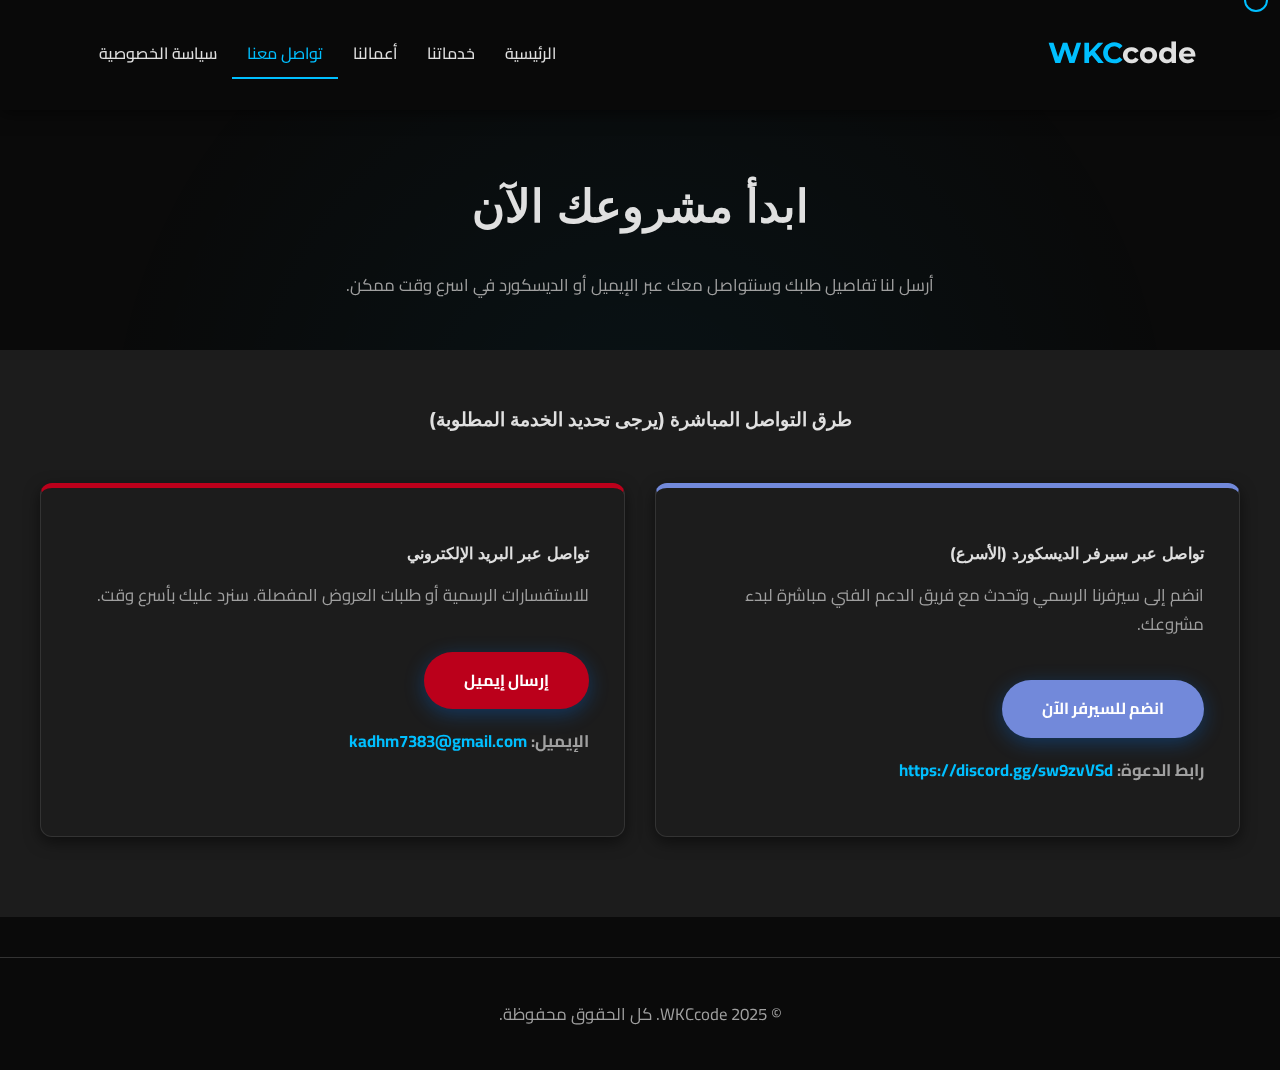
<file: web/contact.html>
<!DOCTYPE html>
<html lang="ar" dir="rtl">
<head>
    <meta charset="UTF-8">
    <meta name="viewport" content="width=device-width, initial-scale=1.0">
    <title>تواصل معنا - WKCcode</title>
    <link rel="stylesheet" href="style.css">
</head>
<body>
    <div id="custom-cursor"></div>
    <div id="dynamic-background"></div>

    <header>
        <nav class="container">
            <h1><span style="color: var(--primary-blue);">WKC</span>code</h1>
            <ul>
                <li><a href="index.html">الرئيسية</a></li>
                <li><a href="services.html">خدماتنا</a></li>
                <li><a href="portfolio.html">أعمالنا</a></li>
                <li><a href="contact.html" class="active">تواصل معنا</a></li>
                <li><a href="privacy.html">سياسة الخصوصية</a></li>
            </ul>
        </nav>
    </header>

    <section class="hero">
        <div class="container">
            <h2>ابدأ مشروعك الآن</h2>
            <p style="max-width: 800px; margin: 20px auto;">
              أرسل لنا تفاصيل طلبك وسنتواصل معك عبر الإيميل أو الديسكورد في اسرع وقت ممكن.
            </p>
        </div>
    </section>

    <section id="contact-details" style="background-color: var(--light-bg);">
        <div class="container">
            <h3>طرق التواصل المباشرة (يرجى تحديد الخدمة المطلوبة)</h3>
            <div class="service-grid" style="grid-template-columns: repeat(auto-fit, minmax(350px, 1fr));">
                
                <div class="service-card" style="border-top: 5px solid #7289DA;">
                    <h4>تواصل عبر سيرفر الديسكورد (الأسرع)</h4>
                    <p>انضم إلى سيرفرنا الرسمي وتحدث مع فريق الدعم الفني مباشرة لبدء مشروعك.</p>
                    
                    <a href="https://discord.gg/YOURINVITELINK" target="_blank" class="btn-primary" style="margin-top: 25px; background-color: #7289DA;">انضم للسيرفر الآن</a>
                    
                    <p style="margin-top: 10px; font-weight: bold;">رابط الدعوة: <span style="color: var(--primary-blue);">https://discord.gg/sw9zvVSd</span></p>
                </div>

                <div class="service-card" style="border-top: 5px solid #BB001B;">
                    <h4>تواصل عبر البريد الإلكتروني</h4>
                    <p>للاستفسارات الرسمية أو طلبات العروض المفصلة. سنرد عليك بأسرع وقت.</p>
                    <a href="mailto:contact@wkccode.com" class="btn-primary" style="margin-top: 25px; background-color: #BB001B;">إرسال إيميل</a>
                    <p style="margin-top: 10px; font-weight: bold;">الإيميل: <span style="color: var(--primary-blue);">kadhm7383@gmail.com</span></p>
                </div>
            </div>
        </div>
    </section>

    <footer>
        <p>&copy; 2025 WKCcode. كل الحقوق محفوظة.</p>
    </footer>

    <script>
        function initDynamicEffects() {
            const cursor = document.getElementById('custom-cursor');
            const background = document.getElementById('dynamic-background');
            if (cursor && background) {
                document.addEventListener('mousemove', (e) => {
                    cursor.style.left = `${e.clientX}px`;
                    cursor.style.top = `${e.clientY}px`;
                    const movementX = (e.clientX / window.innerWidth - 0.5) * -10; 
                    const movementY = (e.clientY / window.innerHeight - 0.5) * -10;
                    background.style.transform = `translate(${movementX}px, ${movementY}px)`;
                });
            }
        }
        window.onload = initDynamicEffects;
    </script>
</body>
</html>
</file>
<file: style.css>
/* ---------------------------------- */
/* 1. الخطوط والمتغيرات الأساسية (النمط الديناميكي الفاخر) */
/* ---------------------------------- */
@import url('https://fonts.googleapis.com/css2?family=Cairo:wght@400;600;700&family=Montserrat:wght@500;700&display=swap');

:root {
    --primary-blue: #00BFFF;       /* أزرق ساطع للحركة والتأثيرات (Neon Blue) */
    --secondary-blue: #007BFF;     /* أزرق أساسي للأزرار */
    --dark-bg: #0A0A0A;            /* خلفية داكنة جداً */
    --light-bg: #1C1C1C;           /* خلفية البطاقات والأقسام */
    --text-light: #E0E0E0;         /* لون النص الفاتح */
    --text-accent: #A0A0A0;        /* لون النص الثانوي */
    --heading-font: 'Montserrat', sans-serif; 
    --body-font: 'Cairo', sans-serif;
}

/* ---------------------------------- */
/* 2. الإعدادات العامة، المؤشر المخصص، والخلفية الديناميكية */
/* ---------------------------------- */
body {
    font-family: var(--body-font);
    margin: 0;
    padding: 0;
    line-height: 1.7; 
    color: var(--text-light);
    background-color: var(--dark-bg);
    min-height: 100vh;
    scroll-behavior: smooth; 
    cursor: none; /* إخفاء مؤشر الماوس الافتراضي */
}

/* العنصر الذي سيتم تحريكه بواسطة JavaScript للخلفية */
#dynamic-background {
    position: fixed;
    top: 0;
    left: 0;
    width: 100%;
    height: 100%;
    background: radial-gradient(circle at center, rgba(0, 191, 255, 0.05) 0%, rgba(0, 0, 0, 0) 70%); 
    z-index: -2;
    pointer-events: none;
    transition: transform 0.1s linear; 
}

/* المؤشر الدائري المخصص (سيتم تحريكه عبر JS) */
#custom-cursor {
    position: fixed;
    width: 20px;
    height: 20px;
    border: 2px solid var(--primary-blue);
    border-radius: 50%;
    pointer-events: none; 
    z-index: 9999;
    transform: translate(-50%, -50%);
    transition: width 0.3s ease, height 0.3s ease, border-width 0.3s ease, background-color 0.3s ease; 
}

/* تأثير التوسع عند المرور فوق العناصر التفاعلية */
a:hover ~ #custom-cursor,
button:hover ~ #custom-cursor,
.btn-primary:hover ~ #custom-cursor,
.btn-secondary:hover ~ #custom-cursor,
.service-card:hover ~ #custom-cursor {
    width: 35px;
    height: 35px;
    border-width: 4px;
    background-color: rgba(0, 191, 255, 0.2);
}

h1, h2, h3, h4, h5, h6 {
    font-family: var(--heading-font);
    color: var(--text-light); 
    margin-bottom: 0.8em;
    line-height: 1.3;
}
h2 { font-size: 2.8em; } 
h2 span { color: var(--primary-blue); } 
p {
    font-size: 1.05em;
    color: var(--text-accent); 
}

/* ---------------------------------- */
/* 3. شريط التنقل (Navigation) */
/* ---------------------------------- */
header {
    background-color: rgba(10, 10, 10, 0.95); 
    box-shadow: 0 4px 15px rgba(0, 0, 0, 0.5); 
    padding: 15px 5%;
    position: sticky;
    top: 0;
    z-index: 1000;
}

nav {
    display: flex;
    justify-content: space-between;
    align-items: center;
    max-width: 1200px;
    margin: 0 auto;
}

nav h1 {
    font-size: 1.8em;
    font-weight: 700;
}

nav ul { list-style: none; display: flex; margin: 0; padding: 0; }

nav ul li a {
    text-decoration: none;
    color: var(--text-light);
    padding: 10px 15px;
    display: block;
    transition: color 0.3s ease, border-bottom 0.3s ease;
    font-weight: 500;
}

nav ul li a:hover,
nav ul li a.active {
    color: var(--primary-blue);
    border-bottom: 2px solid var(--primary-blue);
}

/* ---------------------------------- */
/* 4. الأزرار (Buttons) - تصميم لامع وحركي */
/* ---------------------------------- */
.btn-primary {
    display: inline-block;
    background-color: var(--secondary-blue);
    color: white !important;
    border: none;
    padding: 15px 40px; 
    border-radius: 50px; 
    transition: all 0.4s cubic-bezier(0.25, 0.8, 0.25, 1); 
    text-decoration: none;
    font-weight: 700;
    cursor: none; 
    text-transform: uppercase;
    letter-spacing: 1px;
    position: relative;
    overflow: hidden;
    box-shadow: 0 5px 20px rgba(0, 123, 255, 0.3);
}

.btn-primary:hover {
    background-color: var(--primary-blue);
    transform: translateY(-5px); 
    box-shadow: 0 10px 30px rgba(0, 191, 255, 0.5), 0 0 40px var(--primary-blue); 
}

/* الزر الثانوي الجديد (مثل زر آلية العمل) */
.btn-secondary {
    display: inline-block;
    color: var(--primary-blue) !important;
    border: 2px solid var(--primary-blue); 
    background: transparent;
    padding: 15px 40px; 
    border-radius: 50px; 
    transition: all 0.4s ease; 
    text-decoration: none;
    font-weight: 700;
    cursor: none; 
}
.btn-secondary:hover {
    background-color: rgba(0, 191, 255, 0.1); 
    transform: translateY(-2px); 
}


/* تأثير لمعان النيون الداخلي عند النقر (للز primary فقط) */
.btn-primary::after {
    content: '';
    position: absolute;
    top: 50%;
    left: 50%;
    width: 0;
    height: 0;
    background: radial-gradient(circle, rgba(255, 255, 255, 0.5) 0%, rgba(255, 255, 255, 0) 80%);
    transition: width 0.4s ease, height 0.4s ease, opacity 0.4s ease;
    opacity: 0;
    transform: translate(-50%, -50%);
}

.btn-primary:active::after { 
    width: 150%;
    height: 150%;
    opacity: 1;
    transition: 0s;
}

/* ---------------------------------- */
/* 5. الأقسام المشتركة، الأبطال، والبطاقات */
/* ---------------------------------- */
.container {
    max-width: 1200px;
    margin: 0 auto;
    padding: 0 20px;
}

section {
    padding: 40px 0 80px 0; 
    text-align: center;
}

/* قسم الأبطال (Hero) - تم تقليله لصفحة الخدمات لأقصى حد */
.hero {
    min-height: auto; 
    padding: 30px 20px; 
    display: flex;
    align-items: center;
    justify-content: center;
}

/* ارتفاع أكبر للصفحة الرئيسية فقط */
.hero[style*="min-height: 80vh"] {
    min-height: 80vh !important;
    padding: 100px 20px !important;
}

/* التعديل لضمان أن الخدمات تأتي مباشرة بعد العنوان */
#detailed-services {
    padding-top: 0 !important; /* إزالة البادئ العلوي تماماً من هذا القسم */
}

.service-grid {
    display: grid;
    grid-template-columns: repeat(auto-fit, minmax(300px, 1fr));
    gap: 30px; 
    margin-top: 50px;
}

.service-card {
    background-color: var(--light-bg); 
    padding: 35px;
    border-radius: 12px;
    box-shadow: 0 5px 15px rgba(0, 0, 0, 0.5);
    transition: all 0.4s ease;
    text-align: right;
    border: 1px solid rgba(255, 255, 255, 0.1);
    position: relative;
    overflow: hidden;
}

.service-card:hover {
    transform: scale(1.03); 
    border-color: var(--primary-blue); 
    box-shadow: 0 0 30px rgba(0, 191, 255, 0.4); 
}

/* شريط إضاءة في أسفل البطاقة عند التمرير */
.service-card::before {
    content: '';
    position: absolute;
    bottom: 0;
    left: 0;
    width: 100%;
    height: 5px;
    background-color: var(--secondary-blue);
    transform: scaleX(0); 
    transition: transform 0.4s ease;
    transform-origin: left;
}
.service-card:hover::before {
    transform: scaleX(1); 
}

/* ---------------------------------- */
/* 6. الفوتر (Footer) والتفاصيل */
/* ---------------------------------- */
footer {
    background-color: var(--dark-bg); 
    color: var(--text-accent);
    text-align: center;
    padding: 25px 0;
    border-top: 1px solid #333;
    margin-top: 40px;
}

/* ---------------------------------- */
/* 7. تصميم التجاوب (Responsive Design) */
/* ---------------------------------- */
@media (max-width: 768px) {
    body { cursor: auto; } 
    #custom-cursor, #dynamic-background { display: none; }
    h2 { font-size: 2em; }
    /* جعل الأزرار تأخذ العرض الكامل وتظهر بشكل عمودي */
    .btn-primary, .btn-secondary { padding: 12px 25px; margin-top: 10px; display: block; width: 100%; box-sizing: border-box; }
    .btn-secondary { margin-right: 0 !important; margin-bottom: 15px; } /* إزالة المسافة الأفقية بين الأزرار */
    nav ul { display: none; }
    header { padding: 15px 20px; }
}
</file>
<file: web/style.css>
/* ---------------------------------- */
/* 1. الخطوط والمتغيرات الأساسية (النمط الديناميكي الفاخر) */
/* ---------------------------------- */
@import url('https://fonts.googleapis.com/css2?family=Cairo:wght@400;600;700&family=Montserrat:wght@500;700&display=swap');

:root {
    --primary-blue: #00BFFF;       /* أزرق ساطع للحركة والتأثيرات (Neon Blue) */
    --secondary-blue: #007BFF;     /* أزرق أساسي للأزرار */
    --dark-bg: #0A0A0A;            /* خلفية داكنة جداً */
    --light-bg: #1C1C1C;           /* خلفية البطاقات والأقسام */
    --text-light: #E0E0E0;         /* لون النص الفاتح */
    --text-accent: #A0A0A0;        /* لون النص الثانوي */
    --heading-font: 'Montserrat', sans-serif; 
    --body-font: 'Cairo', sans-serif;
}

/* ---------------------------------- */
/* 2. الإعدادات العامة، المؤشر المخصص، والخلفية الديناميكية */
/* ---------------------------------- */
body {
    font-family: var(--body-font);
    margin: 0;
    padding: 0;
    line-height: 1.7; 
    color: var(--text-light);
    background-color: var(--dark-bg);
    min-height: 100vh;
    scroll-behavior: smooth; 
    cursor: none; /* إخفاء مؤشر الماوس الافتراضي */
}

/* العنصر الذي سيتم تحريكه بواسطة JavaScript للخلفية */
#dynamic-background {
    position: fixed;
    top: 0;
    left: 0;
    width: 100%;
    height: 100%;
    background: radial-gradient(circle at center, rgba(0, 191, 255, 0.05) 0%, rgba(0, 0, 0, 0) 70%); 
    z-index: -2;
    pointer-events: none;
    transition: transform 0.1s linear; 
}

/* المؤشر الدائري المخصص (سيتم تحريكه عبر JS) */
#custom-cursor {
    position: fixed;
    width: 20px;
    height: 20px;
    border: 2px solid var(--primary-blue);
    border-radius: 50%;
    pointer-events: none; 
    z-index: 9999;
    transform: translate(-50%, -50%);
    transition: width 0.3s ease, height 0.3s ease, border-width 0.3s ease, background-color 0.3s ease; 
}

/* تأثير التوسع عند المرور فوق العناصر التفاعلية */
a:hover ~ #custom-cursor,
button:hover ~ #custom-cursor,
.btn-primary:hover ~ #custom-cursor,
.btn-secondary:hover ~ #custom-cursor,
.service-card:hover ~ #custom-cursor {
    width: 35px;
    height: 35px;
    border-width: 4px;
    background-color: rgba(0, 191, 255, 0.2);
}

h1, h2, h3, h4, h5, h6 {
    font-family: var(--heading-font);
    color: var(--text-light); 
    margin-bottom: 0.8em;
    line-height: 1.3;
}
h2 { font-size: 2.8em; } 
h2 span { color: var(--primary-blue); } 
p {
    font-size: 1.05em;
    color: var(--text-accent); 
}

/* ---------------------------------- */
/* 3. شريط التنقل (Navigation) */
/* ---------------------------------- */
header {
    background-color: rgba(10, 10, 10, 0.95); 
    box-shadow: 0 4px 15px rgba(0, 0, 0, 0.5); 
    padding: 15px 5%;
    position: sticky;
    top: 0;
    z-index: 1000;
}

nav {
    display: flex;
    justify-content: space-between;
    align-items: center;
    max-width: 1200px;
    margin: 0 auto;
}

nav h1 {
    font-size: 1.8em;
    font-weight: 700;
}

nav ul { list-style: none; display: flex; margin: 0; padding: 0; }

nav ul li a {
    text-decoration: none;
    color: var(--text-light);
    padding: 10px 15px;
    display: block;
    transition: color 0.3s ease, border-bottom 0.3s ease;
    font-weight: 500;
}

nav ul li a:hover,
nav ul li a.active {
    color: var(--primary-blue);
    border-bottom: 2px solid var(--primary-blue);
}

/* ---------------------------------- */
/* 4. الأزرار (Buttons) - تصميم لامع وحركي */
/* ---------------------------------- */
.btn-primary {
    display: inline-block;
    background-color: var(--secondary-blue);
    color: white !important;
    border: none;
    padding: 15px 40px; 
    border-radius: 50px; 
    transition: all 0.4s cubic-bezier(0.25, 0.8, 0.25, 1); 
    text-decoration: none;
    font-weight: 700;
    cursor: none; 
    text-transform: uppercase;
    letter-spacing: 1px;
    position: relative;
    overflow: hidden;
    box-shadow: 0 5px 20px rgba(0, 123, 255, 0.3);
}

.btn-primary:hover {
    background-color: var(--primary-blue);
    transform: translateY(-5px); 
    box-shadow: 0 10px 30px rgba(0, 191, 255, 0.5), 0 0 40px var(--primary-blue); 
}

/* الزر الثانوي الجديد (مثل زر آلية العمل) */
.btn-secondary {
    display: inline-block;
    color: var(--primary-blue) !important;
    border: 2px solid var(--primary-blue); 
    background: transparent;
    padding: 15px 40px; 
    border-radius: 50px; 
    transition: all 0.4s ease; 
    text-decoration: none;
    font-weight: 700;
    cursor: none; 
}
.btn-secondary:hover {
    background-color: rgba(0, 191, 255, 0.1); 
    transform: translateY(-2px); 
}


/* تأثير لمعان النيون الداخلي عند النقر (للز primary فقط) */
.btn-primary::after {
    content: '';
    position: absolute;
    top: 50%;
    left: 50%;
    width: 0;
    height: 0;
    background: radial-gradient(circle, rgba(255, 255, 255, 0.5) 0%, rgba(255, 255, 255, 0) 80%);
    transition: width 0.4s ease, height 0.4s ease, opacity 0.4s ease;
    opacity: 0;
    transform: translate(-50%, -50%);
}

.btn-primary:active::after { 
    width: 150%;
    height: 150%;
    opacity: 1;
    transition: 0s;
}

/* ---------------------------------- */
/* 5. الأقسام المشتركة، الأبطال، والبطاقات */
/* ---------------------------------- */
.container {
    max-width: 1200px;
    margin: 0 auto;
    padding: 0 20px;
}

section {
    padding: 40px 0 80px 0; 
    text-align: center;
}

/* قسم الأبطال (Hero) - تم تقليله لصفحة الخدمات لأقصى حد */
.hero {
    min-height: auto; 
    padding: 30px 20px; 
    display: flex;
    align-items: center;
    justify-content: center;
}

/* ارتفاع أكبر للصفحة الرئيسية فقط */
.hero[style*="min-height: 80vh"] {
    min-height: 80vh !important;
    padding: 100px 20px !important;
}

/* التعديل لضمان أن الخدمات تأتي مباشرة بعد العنوان */
#detailed-services {
    padding-top: 0 !important; /* إزالة البادئ العلوي تماماً من هذا القسم */
}

.service-grid {
    display: grid;
    grid-template-columns: repeat(auto-fit, minmax(300px, 1fr));
    gap: 30px; 
    margin-top: 50px;
}

.service-card {
    background-color: var(--light-bg); 
    padding: 35px;
    border-radius: 12px;
    box-shadow: 0 5px 15px rgba(0, 0, 0, 0.5);
    transition: all 0.4s ease;
    text-align: right;
    border: 1px solid rgba(255, 255, 255, 0.1);
    position: relative;
    overflow: hidden;
}

.service-card:hover {
    transform: scale(1.03); 
    border-color: var(--primary-blue); 
    box-shadow: 0 0 30px rgba(0, 191, 255, 0.4); 
}

/* شريط إضاءة في أسفل البطاقة عند التمرير */
.service-card::before {
    content: '';
    position: absolute;
    bottom: 0;
    left: 0;
    width: 100%;
    height: 5px;
    background-color: var(--secondary-blue);
    transform: scaleX(0); 
    transition: transform 0.4s ease;
    transform-origin: left;
}
.service-card:hover::before {
    transform: scaleX(1); 
}

/* ---------------------------------- */
/* 6. الفوتر (Footer) والتفاصيل */
/* ---------------------------------- */
footer {
    background-color: var(--dark-bg); 
    color: var(--text-accent);
    text-align: center;
    padding: 25px 0;
    border-top: 1px solid #333;
    margin-top: 40px;
}

/* ---------------------------------- */
/* 7. تصميم التجاوب (Responsive Design) */
/* ---------------------------------- */
@media (max-width: 768px) {
    body { cursor: auto; } 
    #custom-cursor, #dynamic-background { display: none; }
    h2 { font-size: 2em; }
    /* جعل الأزرار تأخذ العرض الكامل وتظهر بشكل عمودي */
    .btn-primary, .btn-secondary { padding: 12px 25px; margin-top: 10px; display: block; width: 100%; box-sizing: border-box; }
    .btn-secondary { margin-right: 0 !important; margin-bottom: 15px; } /* إزالة المسافة الأفقية بين الأزرار */
    nav ul { display: none; }
    header { padding: 15px 20px; }
}
</file>
